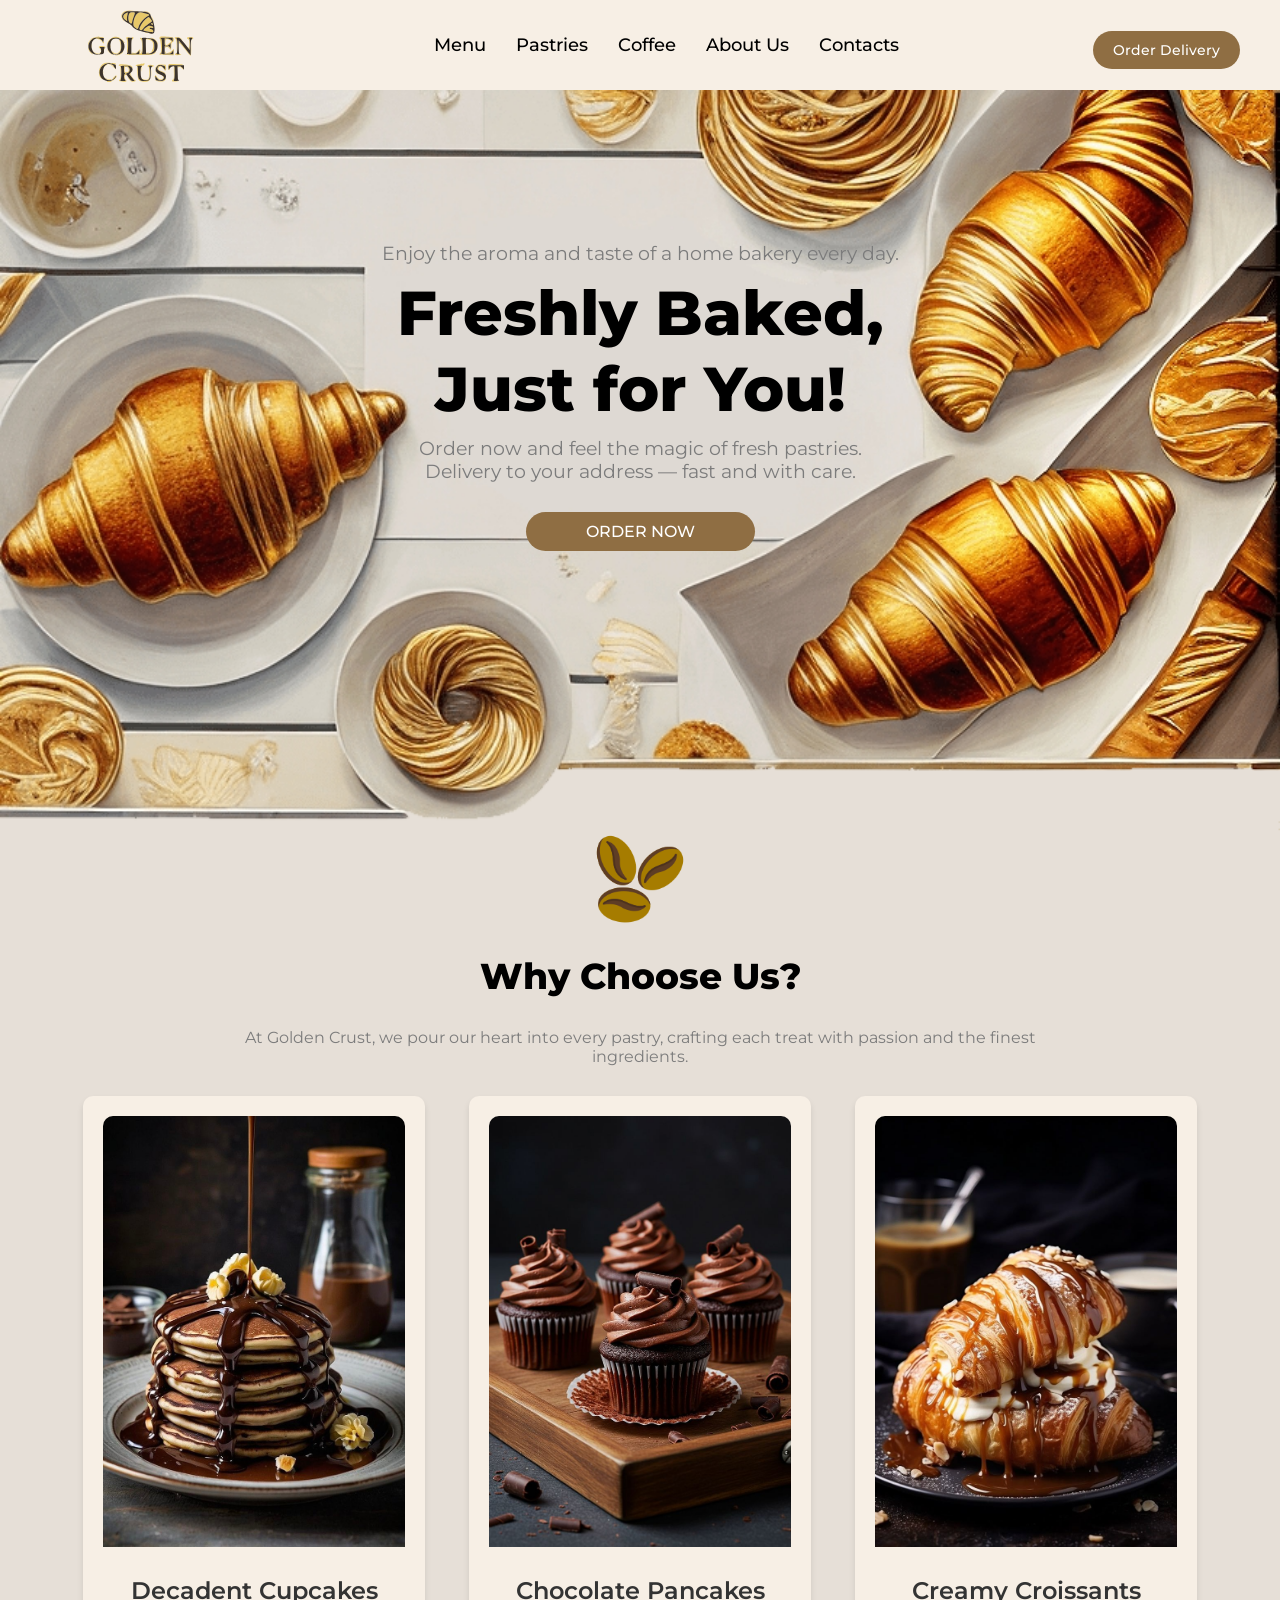
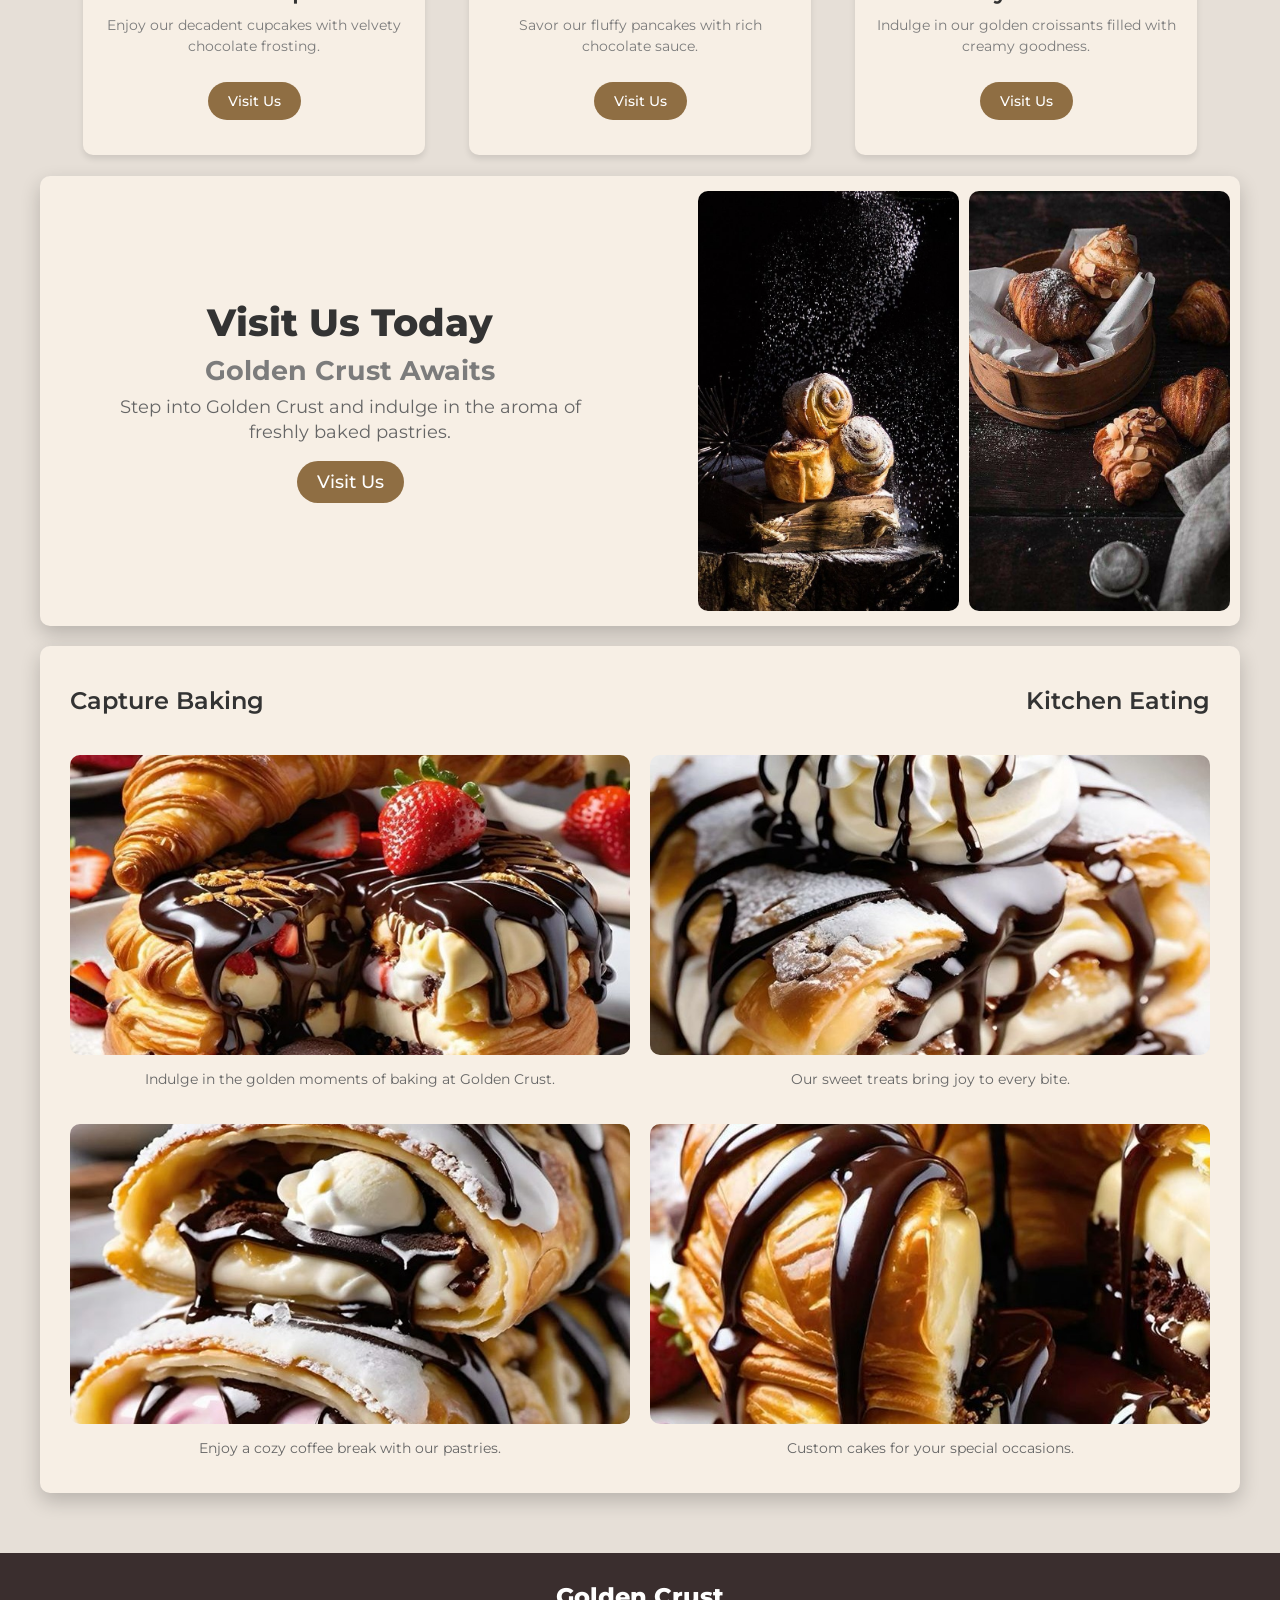
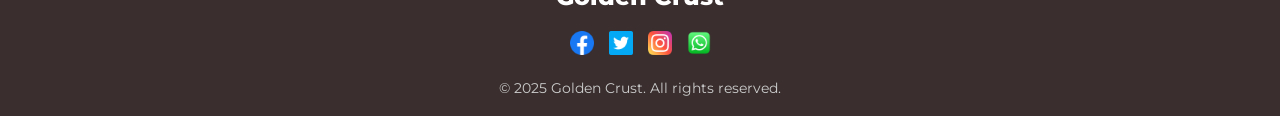
<file: index.html>
<!DOCTYPE html>
<html lang="en">
<head>
    <meta charset="UTF-8">
    <meta name="viewport" content="width=device-width, initial-scale=1.0">
    <title>Golden Crust</title>
    <link rel="stylesheet" href="css/style.css">
    <link rel="stylesheet" href="css/media.css">
    <link rel="preconnect" href="https://fonts.googleapis.com">
    <link rel="preconnect" href="https://fonts.gstatic.com" crossorigin>
    <link href="https://fonts.googleapis.com/css2?family=Montserrat:ital,wght@0,100..900;1,100..900&family=Raleway:ital,wght@0,100..900;1,100..900&family=Roboto:ital,wght@0,100..900;1,100..900&display=swap" rel="stylesheet">
    <link rel="icon" href="img/icon-web.jpg">
</head>
<body>
    <header class="header">
        <div class="logo">
            <img src="img/trace.svg" alt="Golden Crust Logo">
        </div>
        <nav class="main-nav">
            <ul class="nav-list">
                <li><a href="#">Menu</a></li>
                <li><a href="#">Pastries</a></li>
                <li><a href="#">Coffee</a></li>
                <li><a href="#">About Us</a></li>
                <li><a href="#">Contacts</a></li>
            </ul>
            <div class="burger-menu">☰</div>
        </nav>
        <div class="header-right">
            <a href="#" class="btn">Order Delivery</a>
        </div>
    </header>

    <main>
        <section class="hero-section">
            <img src="img/backgroundimg.png" alt="Golden pastries" class="hero-image">
            <div class="text-overlay">
                <p class="top-text">Enjoy the aroma and taste of a home bakery every day.</p>
                <h1 class="main-text">Freshly Baked,<br>Just for You!</h1>
                <p class="bottom-text">Order now and feel the magic of fresh pastries.<br>Delivery to your address — fast and with care.</p>
                <a href="#" class="btn">ORDER NOW</a>
            </div>
        </section>

        <section class="why-choose-us">
            <img src="img/coffee-beans.png" alt="Coffee Beans" class="coffee-beans animate-fade">
            <h2 class="animate-slide-up">Why Choose Us?</h2>
            <p class="animate-slide-up">At Golden Crust, we pour our heart into every pastry, crafting each treat with passion and the finest ingredients.</p>
            <div class="choose-blocks">
                <div class="block animate-slide-up">
                    <img src="img/cupcakes_1_11zon.jpg" alt="Decadent Cupcakes">
                    <div class="block-content">
                        <h3>Decadent Cupcakes</h3>
                        <p>Enjoy our decadent cupcakes with velvety chocolate frosting.</p>
                        <a href="#" class="btn">Visit Us</a>
                    </div>
                </div>
                <div class="block animate-slide-up" style="animation-delay: 0.2s">
                    <img src="img/keks_3_11zon.jpg" alt="Chocolate-Drizzled Pancakes">
                    <div class="block-content">
                        <h3>Chocolate Pancakes</h3>
                        <p>Savor our fluffy pancakes with rich chocolate sauce.</p>
                        <a href="#" class="btn">Visit Us</a>
                    </div>
                </div>
                <div class="block animate-slide-up" style="animation-delay: 0.4s">
                    <img src="img/ekleri_2_11zon.jpg" alt="Creamy Croissants">
                    <div class="block-content">
                        <h3>Creamy Croissants</h3>
                        <p>Indulge in our golden croissants filled with creamy goodness.</p>
                        <a href="#" class="btn">Visit Us</a>
                    </div>
                </div>
            </div>
        </section>

        <div class="content-wrapper">
            <div class="Visit-Us-Today">
                <div class="left-today animate-slide-right">
                    <h3>Visit Us Today</h3>
                    <h2>Golden Crust Awaits</h2>
                    <p>Step into Golden Crust and indulge in the aroma of freshly baked pastries.</p>
                    <a href="#" class="btn">Visit Us</a>
                </div>
                <div class="right-today animate-slide-left">
                    <img src="img/block2.1.jpg" alt="Golden Crust Pastries">
                    <img src="img/block2.2.jpg" alt="Golden Crust Coffee">
                </div>
            </div>

            <section class="gallery-section">
                <div class="gallery-titles animate-fade">
                    <h2>Capture Baking</h2>
                    <h2>Kitchen Eating</h2>
                </div>
                <div class="gallery-grid">
                    <div class="gallery-item animate-fade" style="animation-delay: 0.1s">
                        <img src="img/block3.2.jpg" alt="Baking Moment">
                        <p>Indulge in the golden moments of baking at Golden Crust.</p>
                    </div>
                    <div class="gallery-item animate-fade" style="animation-delay: 0.3s">
                        <img src="img/block3.1.jpg" alt="Sweet Treats">
                        <p>Our sweet treats bring joy to every bite.</p>
                    </div>
                    <div class="gallery-item animate-fade" style="animation-delay: 0.5s">
                        <img src="img/block3.3.jpg" alt="Coffee Break">
                        <p>Enjoy a cozy coffee break with our pastries.</p>
                    </div>
                    <div class="gallery-item animate-fade" style="animation-delay: 0.7s">
                        <img src="img/block3.4.jpg" alt="Custom Cakes">
                        <p>Custom cakes for your special occasions.</p>
                    </div>
                </div>
            </section>
        </div>
    </main>

    <footer class="footer animate-fade">
        <div class="footer-logo">
            <h3>Golden Crust</h3>
        </div>
        <div class="footer-socials">
            <a href="#"><img src="img/facebook_5968764.png" alt="Facebook"></a>
            <a href="#"><img src="img/twitter_3256013.png" alt="Twitter"></a>
            <a href="#"><img src="img/instagram_2111463.png" alt="Instagram"></a>
            <a href="#"><img src="img/WhatsApp_16566143.png" alt="WhatsApp"></a>
        </div>
        <p>© 2025 Golden Crust. All rights reserved.</p>
    </footer>

    <script>
        document.querySelector('.burger-menu').addEventListener('click', function() {
            document.querySelector('.nav-list').classList.toggle('active');
        });

        document.addEventListener('DOMContentLoaded', function() {
            const animateElements = document.querySelectorAll('.animate-fade, .animate-slide-up, .animate-slide-right, .animate-slide-left');
            
            const observer = new IntersectionObserver((entries) => {
                entries.forEach(entry => {
                    if (entry.isIntersecting) {
                        entry.target.classList.add('animate');
                    }
                });
            }, {
                threshold: 0.1
            });

            animateElements.forEach(element => {
                observer.observe(element);
            });
        });
    </script>
</body>
</html>
</file>
<file: css/style.css>
body {
    background-color: rgb(230, 223, 215);
    font-family: 'Montserrat', sans-serif;
    margin: 0;
    padding: 0;
    overflow-x: hidden;
}

.header {
    display: flex;
    justify-content: space-between;
    align-items: center;
    background-color: rgb(247, 239, 229);
    width: 100%;
    height: 90px;
    position: fixed;
    top: 0;
    left: 0;
    z-index: 100;
    padding: 0 40px;
    box-sizing: border-box;
}

.logo img {
    max-height: 200px;
    max-width: 250px;
    object-fit: contain;
    vertical-align: middle;
}

.main-nav {
    display: flex;
    align-items: center;
}

.nav-list {
    display: flex;
    justify-content: space-between;
    align-items: center;
    gap: 30px;
    margin: 0;
    padding: 0;
    list-style: none;
}

.nav-list li a {
    text-decoration: none;
    color: black;
    font-size: 18px;
    font-weight: 500;
}

.nav-list li a:hover {
    color: rgb(100, 100, 100);
}

.burger-menu {
    display: none;
    font-size: 24px;
    cursor: pointer;
    margin-left: 20px;
}

.header-right a {
    text-decoration: none;
    color: white;
    background-color: rgb(143, 110, 67);
    border-radius: 60px;
    padding: 10px 20px;
    font-size: 14px;
    font-weight: 500;
}

.hero-section {
    margin-top: 90px;
    width: 100%;
    position: relative;
}

.hero-image {
    object-fit: cover;
    width: 100%;
    height: auto;
    display: block;
    margin: 0;
    padding: 0;
}

.text-overlay {
    position: absolute;
    top: 40%;
    left: 50%;
    transform: translate(-50%, -50%);
    text-align: center;
    width: 100%;
    padding: 5px;

}

.top-text {
    font-size: 19px;
    color: rgb(124, 124, 124);
    margin-bottom: 10px;
}

.main-text {
    font-weight: 800;
    font-size: 62px;
    margin: 0;
    color: #000000;
}

.bottom-text {
    font-size: 19px;
    color: rgb(124, 124, 124);
    margin-top: 10px;
}

.btn {
    display: inline-block;
    text-decoration: none;
    color: white;
    background-color: rgb(143, 110, 67);
    border-radius: 60px;
    padding: 10px 60px;
    margin-top: 10px;
    text-align: center;
    font-size: 16px;
    font-weight: 500;
}

.coffee-beans {
    width: 90px;
    display: block;
    margin: 0 auto 20px;
}

.why-choose-us {
    padding: 1px 20px;
    background-color: #E6DFD7;
    text-align: center;
    max-width: 1200px;
    margin: 0 auto;
    box-sizing: border-box;
}

.why-choose-us h2 {
    font-weight: 800;
    font-size: 36px;
    margin-bottom: 30px;
    color: #000000;
}

.why-choose-us p {
    color: rgb(124, 124, 124);
    max-width: 800px;
    margin: 0 auto 30px;
}

.choose-blocks {
    display: flex;
    justify-content: space-around;
    gap: 18px;
    flex-wrap: wrap;
    padding: 0 10px;
}

.block {
    width: 30%;
    background-color: #F7EFE5;
    padding: 20px;
    border-radius: 10px;
    box-shadow: 0 4px 6px rgba(0, 0, 0, 0.1);
    text-align: center;
    box-sizing: border-box;
}

.block img {
    width: 100%;
    height: auto;
    object-fit: cover;
    border-radius: 10px 10px 0 0;
}

.block-content {
    padding: 15px 0;
}

.block-content h3 {
    font-weight: 600;
    font-size: 24px;
    margin: 10px 0;
    color: #333;
}

.block-content p {
    font-size: 14px;
    color: rgb(124, 124, 124);
    line-height: 1.5;
    margin-bottom: 15px;
}

.block-content .btn {
    padding: 10px 20px;
    font-size: 14px;
}

.content-wrapper {
    padding: 20px 0;
    max-width: 1200px;
    margin: 0 auto;
    box-sizing: border-box;
}

.Visit-Us-Today {
    display: flex;
    justify-content: space-between;
    align-items: center; 
    width: 100%;
    margin: 0 auto 20px;
    padding: 15px 20px;
    background-color: #F7EFE5;
    box-shadow: 0 8px 20px rgba(0, 0, 0, 0.2);
    border-radius: 10px;
    box-sizing: border-box;
}

.left-today {
    display: flex;
    flex-direction: column;
    justify-content: center; 
    align-items: center; 
    max-width: 50%;
    padding-right: 10px;
    gap: 8px; 
}

.right-today {
    display: flex;
    gap: 10px;
    max-width: 45%;
    align-items: center; 
}

.Visit-Us-Today h3 {
    font-weight: 800;
    font-size: 38px;
    margin: 0; 
    color: #333;
}

.Visit-Us-Today h2 {
    font-size: 27px;
    color: rgb(124, 124, 124);
    margin: 0; 
}

.Visit-Us-Today p {
    font-size: 18px;
    color: #666;
    line-height: 1.4; 
    margin: 0; 
    max-width: 90%; 
    text-align: center;
}

.Visit-Us-Today .btn {
    display: block;
    text-decoration: none;
    color: white;
    background-color: rgb(143, 110, 67);
    border-radius: 60px;
    padding: 10px 20px; 
    font-size: 18px;
    font-weight: 500;
    margin-top: 8px; 
}

.Visit-Us-Today img {
    width: 50%;
    height: 420px; 
    object-fit: cover;
    border-radius: 10px;
}

.gallery-section {
    width: 100%;
    margin: 0 auto 40px;
    padding: 20px 30px;
    background-color: #F7EFE5;
    box-shadow: 0 8px 20px rgba(0, 0, 0, 0.2);
    border-radius: 10px;
    box-sizing: border-box;
}

.gallery-titles {
    display: flex;
    justify-content: space-between;
    margin-bottom: 20px;
}

.gallery-titles h2 {
    font-weight: 600;
    font-size: 24px;
    color: #333;
}

.gallery-grid {
    display: grid;
    grid-template-columns: repeat(2, 1fr);
    gap: 20px;
}

.gallery-item {
    text-align: center;
}

.gallery-item img {
    width: 100%;
    height: 300px;
    object-fit: cover;
    border-radius: 10px;
}

.gallery-item p {
    font-size: 14px;
    color: #666;
    margin-top: 10px;
    line-height: 1.5;
}

.footer {
    background-color: #3A2E2E;
    padding: 5px 0;
    text-align: center;
}

.footer-logo h3 {
    font-weight: 800;
    font-size: 24px;
    color: #fff;
    margin-bottom: 20px;
}

.footer-socials {
    display: flex;
    justify-content: center;
    gap: 15px;
    margin-bottom: 20px;
}

.footer-socials img {
    width: 24px;
    height: 24px;
}

.footer p {
    font-size: 14px;
    color: #ccc;
}

.animate-fade {
    opacity: 0;
    transition: opacity 0.8s ease-out, transform 0.8s ease-out;
    transform: translateY(20px);
}

.animate-slide-up {
    opacity: 0;
    transition: opacity 0.8s ease-out, transform 0.8s ease-out;
    transform: translateY(30px);
}

.animate-slide-right {
    opacity: 0;
    transition: opacity 0.8s ease-out, transform 0.8s ease-out;
    transform: translateX(-30px);
}

.animate-slide-left {
    opacity: 0;
    transition: opacity 0.8s ease-out, transform 0.8s ease-out;
    transform: translateX(30px);
}

.animate-fade.animate,
.animate-slide-up.animate,
.animate-slide-right.animate,
.animate-slide-left.animate {
    opacity: 1;
    transform: translate(0, 0);
}
</file>
<file: css/media.css>
@media (max-width: 1200px) and (min-width: 1024px) {
    .choose-blocks .block {
        width: 32%;
    }

    .block img {
        height: auto;
        max-height: 300px;
    }

    .block-content h3 {
        font-size: 20px;
    }

    .block-content p {
        font-size: 12px;
    }

    .Visit-Us-Today img {
        height: 350px;
    }

    .gallery-item img {
        height: 250px;
    }

    .text-overlay {
        top: 42%;
        padding: 5px; 
    }

    .main-text {
        font-size: 38px;
        line-height: 1.1; 
    }

    .top-text, .bottom-text {
        font-size: 13px;
        margin-bottom: 5px; 
        line-height: 1.2; 
    }

    .btn {
        padding: 7px 40px;
        font-size: 12px;
        margin-top: 5px; 
    }
}

@media (max-height: 1200px) and (max-width: 1024px) {
    .header {
        height: 80px;
        padding: 0 20px;
    }

    .logo img {
        max-height: 150px;
        max-width: 200px;
    }

    .main-nav .nav-list {
        gap: 20px;
    }

    .hero-section {
        margin-top: 50px;
        
    }

    .hero-image {
        height: 400px;
    }

    .text-overlay {
        top: 39%;
        padding: 5px
    }

    .main-text {
        font-size: 28px; 
        line-height: 1.1
    }

    .top-text, .bottom-text {
        font-size: 12px; 
        margin-bottom: 5px; 
        line-height: 1.2;
    }

    .btn {
        padding: 7px 30px; 
        margin-top: 5px; 
        font-size: 11px;
    }

    .why-choose-us {
        padding: 30px 10px;
    }

    .choose-blocks {
        justify-content: space-around;
        gap: 15px;
        padding: 0 10px;
    }

    .block {
        width: 45%;
        margin-bottom: 20px;
    }

    .block img {
        height: auto;
        max-height: 300px;
    }

    .block-content h3 {
        font-size: 20px;
    }

    .block-content p {
        font-size: 12px;
    }

    .Visit-Us-Today {
        flex-direction: column;
        align-items: center;
        padding: 20px 10px;
    }

    .left-today,
    .right-today {
        max-width: 100%;
        min-height: auto;
    }

    .right-today {
        margin-top: 20px;
    }

    .Visit-Us-Today img {
        height: 200px;
    }

    .gallery-section {
        padding: 15px 10px;
    }

    .gallery-grid {
        grid-template-columns: repeat(2, 1fr);
    }

    .gallery-item img {
        height: 200px;
    }
}

@media (max-width: 767px) {
    .header {
        height: 80px;
        padding: 0 15px;
    }

    .logo img {
        max-height: 150px;
        max-width: 200px;
    }

    .main-nav .nav-list {
        display: none;
    }

    .burger-menu {
        display: block;
    }

    .nav-list.active {
        display: flex;
        flex-direction: column;
        position: absolute;
        top: 80px;
        left: 0;
        width: 100%;
        background-color: rgb(247, 239, 229);
        padding: 20px 0;
        box-shadow: 0 10px 9px rgba(0, 0, 0, 0.2);
        z-index: 100;
    }

    .nav-list.active li {
        margin: 10px 0;
        text-align: center;
    }

    .header-right {
        display: none;
    }

    .hero-section {
        margin-top: 50px;
    }

    .text-overlay {
        top: 40%;
        padding: 5px;
    }

    .top-text {
        font-size: 9px;
        margin-bottom: 5px;
        line-height: 1.2;
    }

    .main-text {
        font-size: 22px;
        line-height: 1.1;
    }

    .bottom-text {
        font-size: 9px;
        margin-top: 5px;
        line-height: 1.2;
    }

    .btn {
        padding: 6px 35px;
        margin-top: 5px;
        font-size: 9px;
    }

    .choose-blocks {
        flex-direction: column;
        align-items: center;
    }

    .block {
        width: 80%;
        margin-bottom: 20px;
    }

    .block img {
        height: auto;
        max-height: 250px;
    }

    .Visit-Us-Today {
        flex-direction: column;
        align-items: center;
    }

    .left-today,
    .right-today {
        max-width: 100%;
        min-height: auto;
    }

    .right-today {
        margin-top: 20px;
    }

    .Visit-Us-Today img {
        height: 200px;
    }

    .gallery-section {
        padding: 15px;
    }

    .gallery-grid {
        grid-template-columns: 1fr;
    }

    .gallery-item img {
        height: 200px;
    }
}

@media (max-width: 480px) {
    .header {
        height: 70px;
        padding: 0 10px;
    }

    .logo img {
        max-height: 120px;
        max-width: 150px;
    }

    .main-text {
        font-size: 28px;
    }

    .top-text, .bottom-text {
        font-size: 8px;
    }

    .btn {
        padding: 5px 25px;
        font-size: 8px;
    }

    .why-choose-us h2 {
        font-size: 28px;
    }

    .block-content h3 {
        font-size: 20px;
    }

    .block-content p {
        font-size: 12px;
    }

    .Visit-Us-Today h3 {
        font-size: 28px;
    }

    .Visit-Us-Today h2 {
        font-size: 20px;
    }

    .Visit-Us-Today p {
        font-size: 14px;
    }

    .gallery-titles h2 {
        font-size: 20px;
    }

    .gallery-item p {
        font-size: 12px;
    }

    .block img {
        max-height: 200px;
    }
}
</file>
